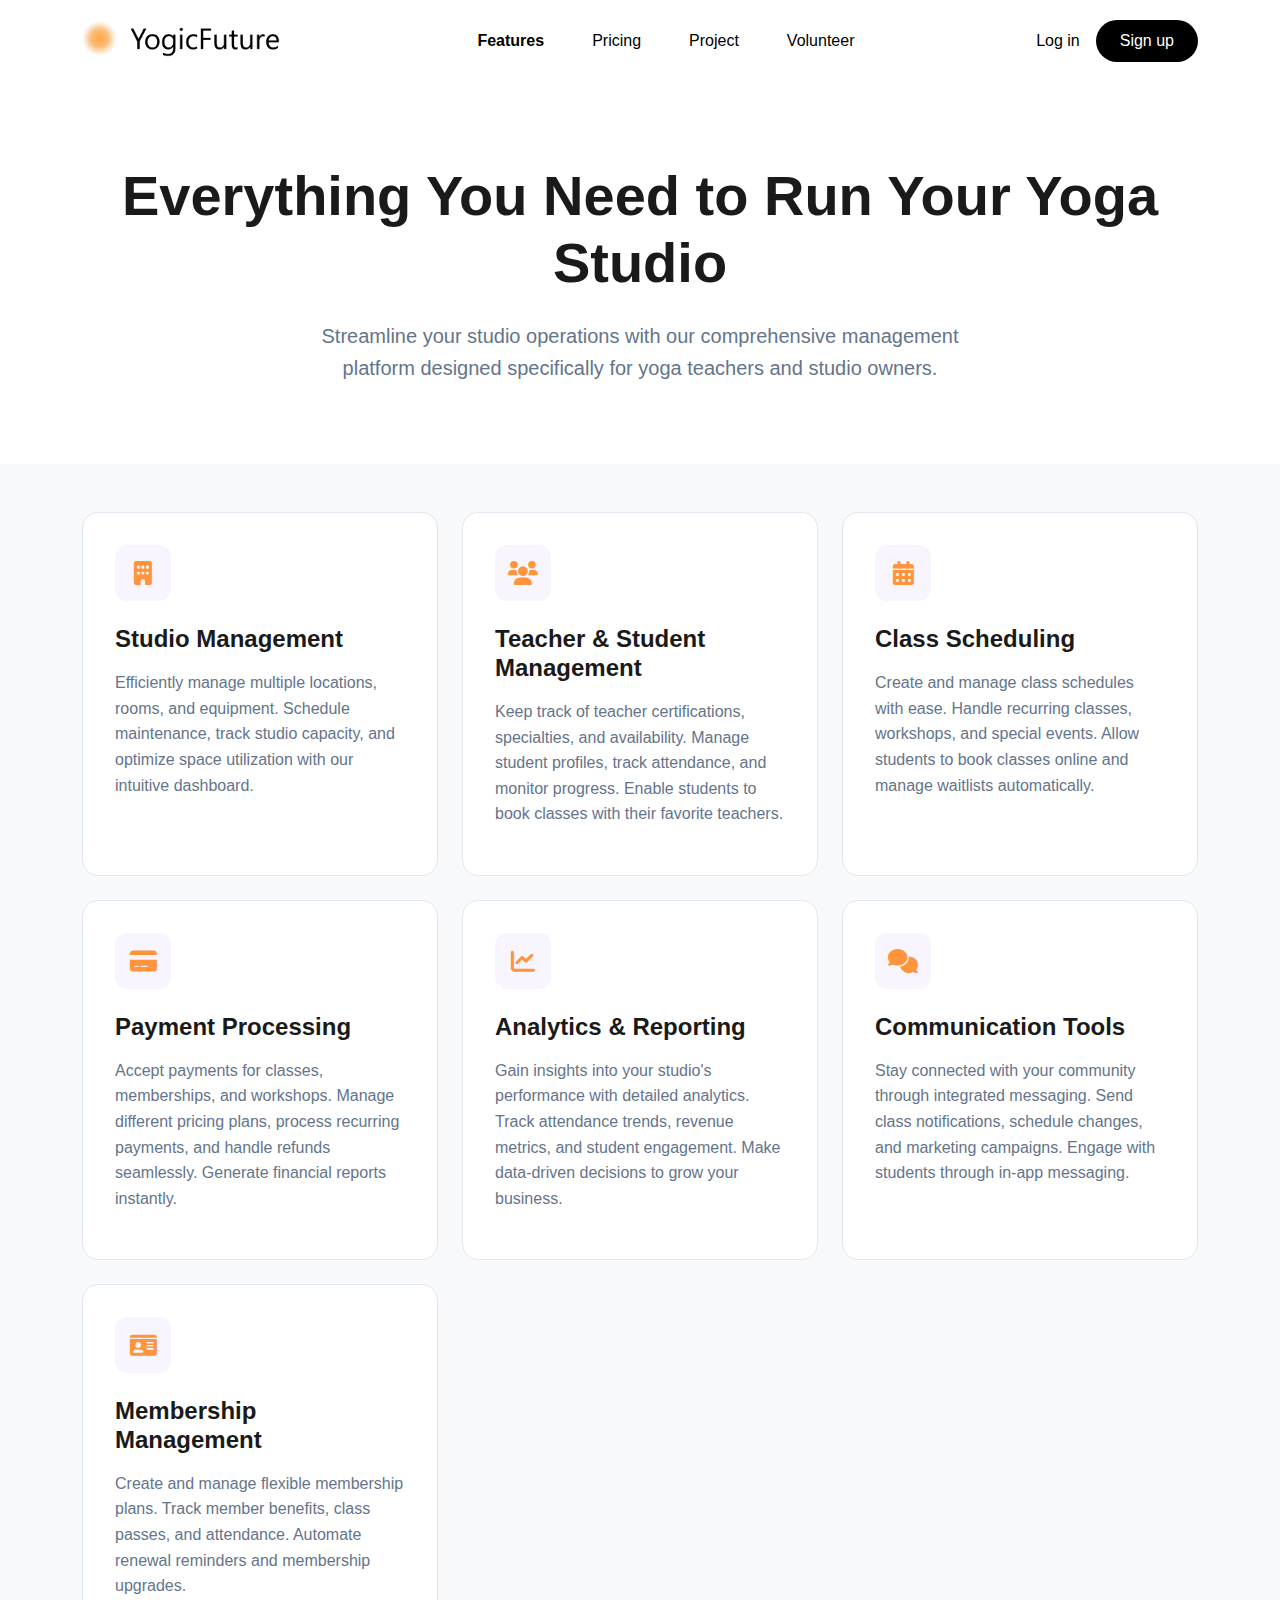
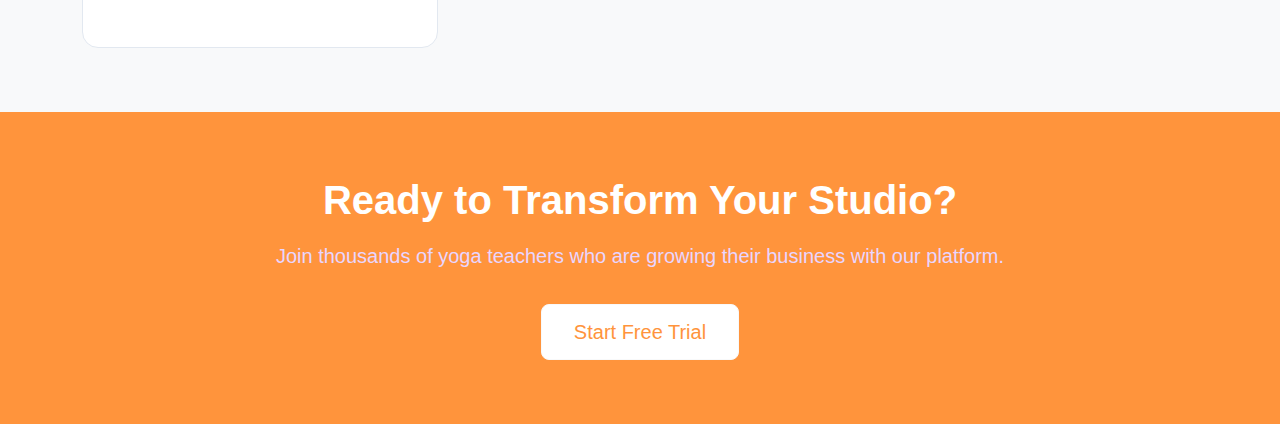
<file: features.html>
<!DOCTYPE html>
<html lang="en">
<head>
    <meta charset="UTF-8">
    <meta name="viewport" content="width=device-width, initial-scale=1.0">
    <title>Feaures - Yoga Studio Management</title>
    <link href="https://cdn.jsdelivr.net/npm/bootstrap@5.3.0/dist/css/bootstrap.min.css" rel="stylesheet">
    <link rel="stylesheet" href="https://cdnjs.cloudflare.com/ajax/libs/font-awesome/6.0.0/css/all.min.css">
    <link rel="stylesheet" href="features.css">
</head>
<body>

    <nav class="navbar navbar-expand-lg">
        <div class="container">
          <a class="navbar-brand" href="#">
            <img src="yogiclogo2.png" alt="Logo">
          </a>
          <button class="navbar-toggler" type="button" data-bs-toggle="collapse" data-bs-target="#navbarNav">
            <span class="navbar-toggler-icon"></span>
          </button>
          <div class="collapse navbar-collapse" id="navbarNav">
            <ul class="navbar-nav mx-auto">
              <li class="nav-item">
                <a class="nav-link" href="https://yogicfuture.com/features/"><b>Features</b></a>
              </li>
              <li class="nav-item">
                <a class="nav-link" href="https://yogicfuture.com/pricing/">Pricing</a>
              </li>
              <li class="nav-item">
                <a class="nav-link" href="#">Project</a>
              </li>
              <li class="nav-item">
                <a class="nav-link" href="#">Volunteer</a>
              </li>
            </ul>
            <div class="d-flex align-items-center">
              <a href="https://yoga-admin-console.righttasker.com.au/auth/login" class="login-btn">Log in</a>
              <a href="https://yoga-admin-console.righttasker.com.au/auth/login" class="signup-btn">Sign up</a>
            </div>
          </div>
        </div>
      </nav>


        <!-- Hero Section -->
        <div class="hero-section">
            <div class="container text-center">
                <h1 class="hero-title">Everything You Need to Run Your Yoga Studio</h1>
                <p class="hero-subtitle">Streamline your studio operations with our comprehensive management platform designed specifically for yoga teachers and studio owners.</p>
            </div>
        </div>
    
        <!-- Features Section -->
        <div class="container mb-5">
            <div class="row g-4">
                <!-- Studio Management -->
                <div class="col-md-6 col-lg-4">
                    <div class="feature-card">
                        <div class="feature-icon">
                            <i class="fas fa-building"></i>
                        </div>
                        <h3 class="feature-title">Studio Management</h3>
                        <p class="feature-description">Efficiently manage multiple locations, rooms, and equipment. Schedule maintenance, track studio capacity, and optimize space utilization with our intuitive dashboard.</p>
                    </div>
                </div>
    
                <!-- Teacher & Student Management -->
                <div class="col-md-6 col-lg-4">
                    <div class="feature-card">
                        <div class="feature-icon">
                            <i class="fas fa-users"></i>
                        </div>
                        <h3 class="feature-title">Teacher & Student Management</h3>
                        <p class="feature-description">Keep track of teacher certifications, specialties, and availability. Manage student profiles, track attendance, and monitor progress. Enable students to book classes with their favorite teachers.</p>
                    </div>
                </div>
    
                <!-- Class Scheduling -->
                <div class="col-md-6 col-lg-4">
                    <div class="feature-card">
                        <div class="feature-icon">
                            <i class="fas fa-calendar-alt"></i>
                        </div>
                        <h3 class="feature-title">Class Scheduling</h3>
                        <p class="feature-description">Create and manage class schedules with ease. Handle recurring classes, workshops, and special events. Allow students to book classes online and manage waitlists automatically.</p>
                    </div>
                </div>
    
                <!-- Payment Processing -->
                <div class="col-md-6 col-lg-4">
                    <div class="feature-card">
                        <div class="feature-icon">
                            <i class="fas fa-credit-card"></i>
                        </div>
                        <h3 class="feature-title">Payment Processing</h3>
                        <p class="feature-description">Accept payments for classes, memberships, and workshops. Manage different pricing plans, process recurring payments, and handle refunds seamlessly. Generate financial reports instantly.</p>
                    </div>
                </div>
    
                <!-- Analytics & Reporting -->
                <div class="col-md-6 col-lg-4">
                    <div class="feature-card">
                        <div class="feature-icon">
                            <i class="fas fa-chart-line"></i>
                        </div>
                        <h3 class="feature-title">Analytics & Reporting</h3>
                        <p class="feature-description">Gain insights into your studio's performance with detailed analytics. Track attendance trends, revenue metrics, and student engagement. Make data-driven decisions to grow your business.</p>
                    </div>
                </div>
    
                <!-- Communication Tools -->
                <div class="col-md-6 col-lg-4">
                    <div class="feature-card">
                        <div class="feature-icon">
                            <i class="fas fa-comments"></i>
                        </div>
                        <h3 class="feature-title">Communication Tools</h3>
                        <p class="feature-description">Stay connected with your community through integrated messaging. Send class notifications, schedule changes, and marketing campaigns. Engage with students through in-app messaging.</p>
                    </div>
                </div>
    
                <!-- Membership Management -->
                <div class="col-md-6 col-lg-4">
                    <div class="feature-card">
                        <div class="feature-icon">
                            <i class="fas fa-id-card"></i>
                        </div>
                        <h3 class="feature-title">Membership Management</h3>
                        <p class="feature-description">Create and manage flexible membership plans. Track member benefits, class passes, and attendance. Automate renewal reminders and membership upgrades.</p>
                    </div>
                </div>
            </div>
        </div>
    
        <!-- CTA Section -->
        <div class="cta-section">
            <div class="container text-center">
                <h2 class="cta-title">Ready to Transform Your Studio?</h2>
                <p class="cta-subtitle">Join thousands of yoga teachers who are growing their business with our platform.</p>
                <button class="btn btn-light btn-lg">Start Free Trial</button>
            </div>
        </div>
    
        <script src="https://cdn.jsdelivr.net/npm/bootstrap@5.3.0/dist/js/bootstrap.bundle.min.js"></script>
    
</body>
</html>
</file>
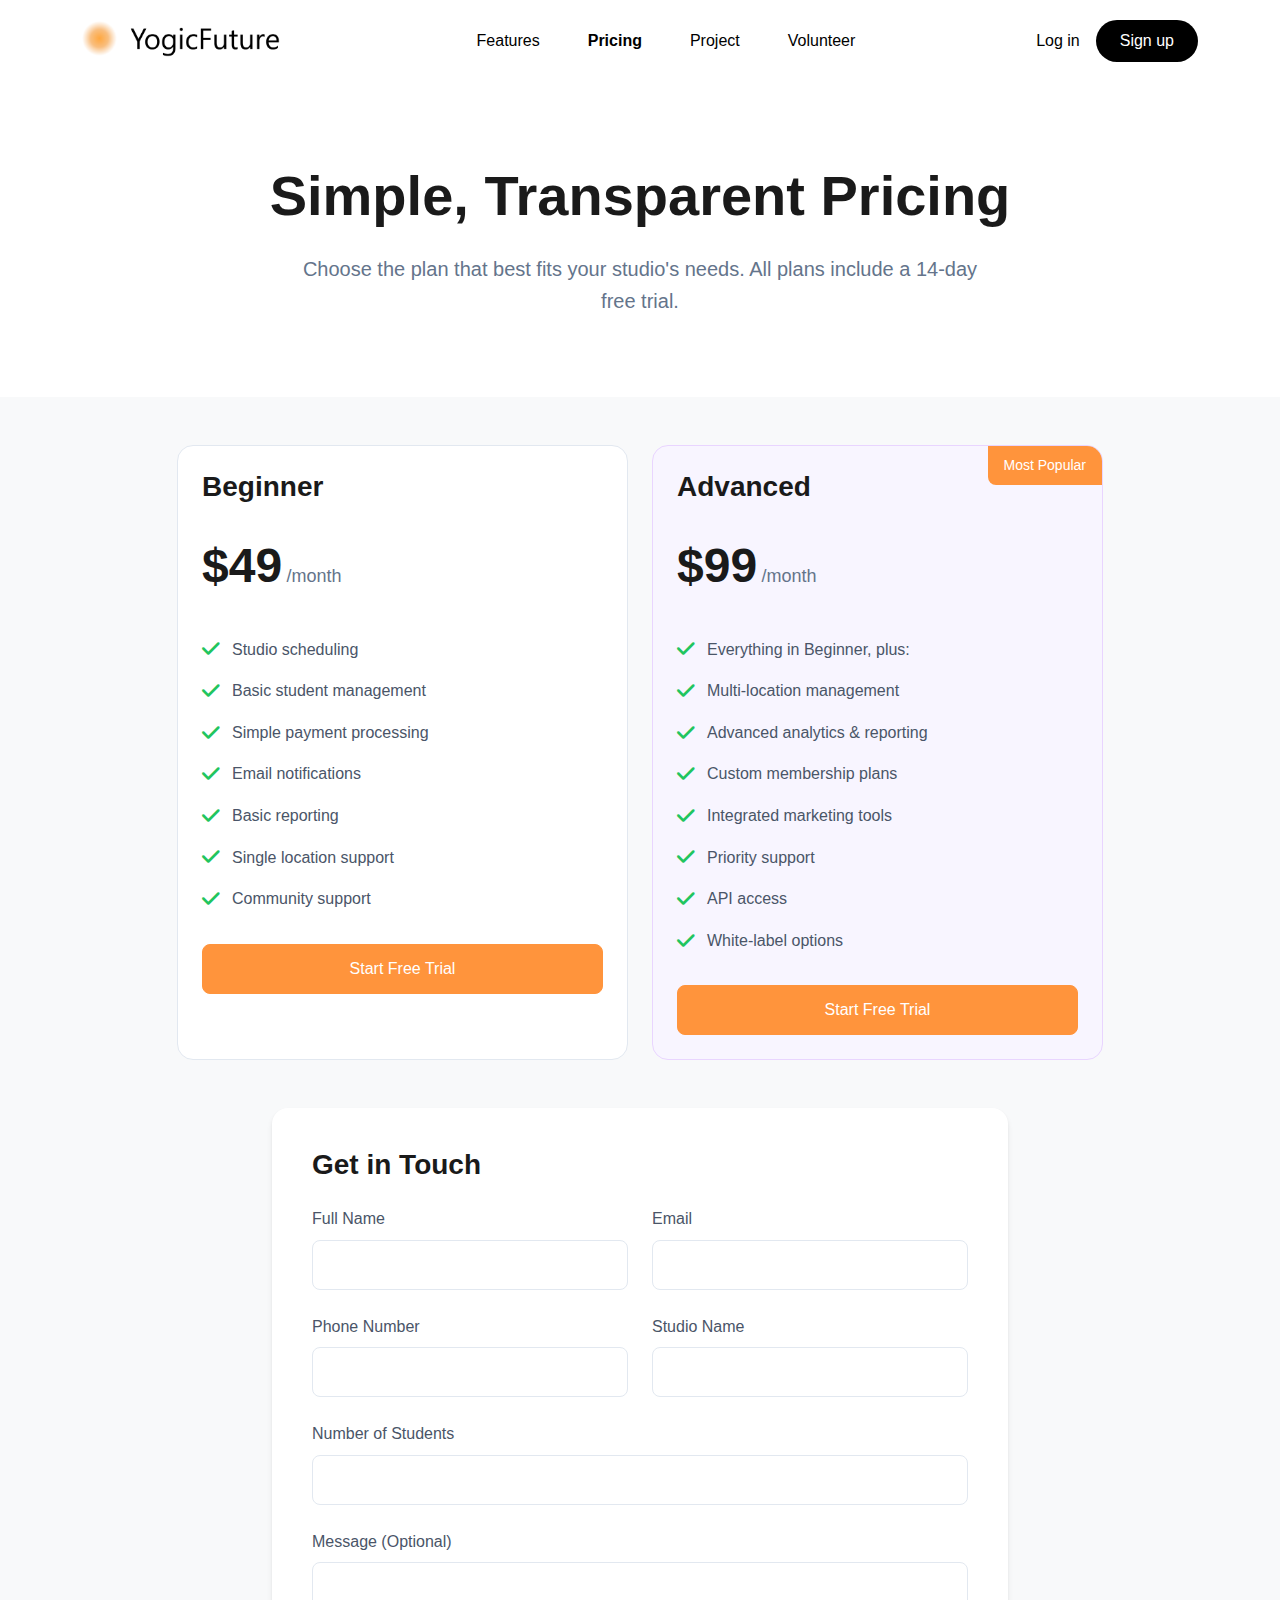
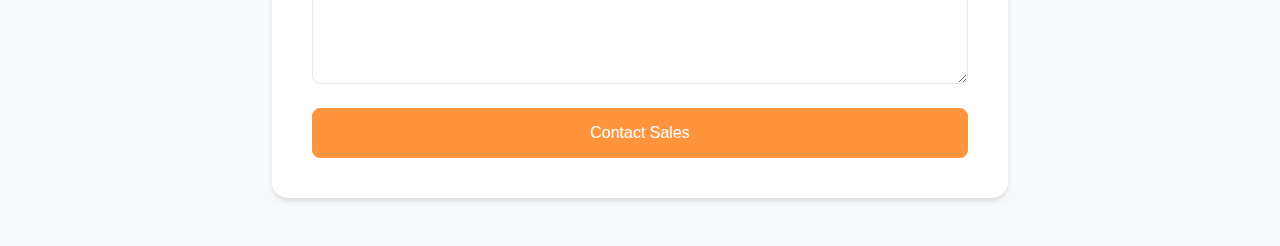
<file: pricing.html>
<!DOCTYPE html>
<html lang="en">
<head>
    <meta charset="UTF-8">
    <meta name="viewport" content="width=device-width, initial-scale=1.0">
    <title>Feaures - Yoga Studio Management</title>
    <link href="https://cdn.jsdelivr.net/npm/bootstrap@5.3.0/dist/css/bootstrap.min.css" rel="stylesheet">
    <link rel="stylesheet" href="https://cdnjs.cloudflare.com/ajax/libs/font-awesome/6.0.0/css/all.min.css">
    <link rel="stylesheet" href="pricing.css">
</head>
<body>

    <nav class="navbar navbar-expand-lg">
        <div class="container">
          <a class="navbar-brand" href="#">
            <img src="yogiclogo2.png" alt="Logo">
          </a>
          <button class="navbar-toggler" type="button" data-bs-toggle="collapse" data-bs-target="#navbarNav">
            <span class="navbar-toggler-icon"></span>
          </button>
          <div class="collapse navbar-collapse" id="navbarNav">
            <ul class="navbar-nav mx-auto">
              <li class="nav-item">
                <a class="nav-link" href="https://yogicfuture.com/features/">Features</a>
              </li>
              <li class="nav-item">
                <a class="nav-link" href="https://yogicfuture.com/pricing/"><b>Pricing</b></a>
              </li>
              <li class="nav-item">
                <a class="nav-link" href="#">Project</a>
              </li>
              <li class="nav-item">
                <a class="nav-link" href="#">Volunteer</a>
              </li>
            </ul>
            <div class="d-flex align-items-center">
              <a href="https://yoga-admin-console.righttasker.com.au/auth/login" class="login-btn">Log in</a>
              <a href="https://yoga-admin-console.righttasker.com.au/auth/login" class="signup-btn">Sign up</a>
            </div>
          </div>
        </div>
      </nav>


         <!-- Hero Section -->
    <div class="hero-section">
        <div class="container text-center">
            <h1 class="hero-title">Simple, Transparent Pricing</h1>
            <p class="hero-subtitle">Choose the plan that best fits your studio's needs. All plans include a 14-day free trial.</p>
        </div>
    </div>

    <!-- Pricing Section -->
    <div class="container mb-5">
        <div class="row g-4 justify-content-center">
            <!-- Beginner Plan -->
            <div class="col-lg-5 col-md-6">
                <div class="pricing-card p-4">
                    <h2 class="h3 mb-4 fw-bold">Beginner</h2>
                    <div class="mb-4">
                        <span class="price-amount">$49</span>
                        <span class="price-period">/month</span>
                    </div>
                    <div class="feature-list">
                        <div class="feature-item">
                            <i class="fas fa-check feature-check"></i>
                            <span>Studio scheduling</span>
                        </div>
                        <div class="feature-item">
                            <i class="fas fa-check feature-check"></i>
                            <span>Basic student management</span>
                        </div>
                        <div class="feature-item">
                            <i class="fas fa-check feature-check"></i>
                            <span>Simple payment processing</span>
                        </div>
                        <div class="feature-item">
                            <i class="fas fa-check feature-check"></i>
                            <span>Email notifications</span>
                        </div>
                        <div class="feature-item">
                            <i class="fas fa-check feature-check"></i>
                            <span>Basic reporting</span>
                        </div>
                        <div class="feature-item">
                            <i class="fas fa-check feature-check"></i>
                            <span>Single location support</span>
                        </div>
                        <div class="feature-item">
                            <i class="fas fa-check feature-check"></i>
                            <span>Community support</span>
                        </div>
                    </div>
                    <button class="btn btn-primary w-100">Start Free Trial</button>
                </div>
            </div>

            <!-- Advanced Plan -->
            <div class="col-lg-5 col-md-6">
                <div class="pricing-card popular p-4">
                    <div class="popular-badge">Most Popular</div>
                    <h2 class="h3 mb-4 fw-bold">Advanced</h2>
                    <div class="mb-4">
                        <span class="price-amount">$99</span>
                        <span class="price-period">/month</span>
                    </div>
                    <div class="feature-list">
                        <div class="feature-item">
                            <i class="fas fa-check feature-check"></i>
                            <span>Everything in Beginner, plus:</span>
                        </div>
                        <div class="feature-item">
                            <i class="fas fa-check feature-check"></i>
                            <span>Multi-location management</span>
                        </div>
                        <div class="feature-item">
                            <i class="fas fa-check feature-check"></i>
                            <span>Advanced analytics & reporting</span>
                        </div>
                        <div class="feature-item">
                            <i class="fas fa-check feature-check"></i>
                            <span>Custom membership plans</span>
                        </div>
                        <div class="feature-item">
                            <i class="fas fa-check feature-check"></i>
                            <span>Integrated marketing tools</span>
                        </div>
                        <div class="feature-item">
                            <i class="fas fa-check feature-check"></i>
                            <span>Priority support</span>
                        </div>
                        <div class="feature-item">
                            <i class="fas fa-check feature-check"></i>
                            <span>API access</span>
                        </div>
                        <div class="feature-item">
                            <i class="fas fa-check feature-check"></i>
                            <span>White-label options</span>
                        </div>
                    </div>
                    <button class="btn btn-primary w-100">Start Free Trial</button>
                </div>
            </div>
        </div>

        <!-- Contact Form -->
        <div class="row justify-content-center mt-5">
            <div class="col-lg-8">
                <div class="contact-form">
                    <h2 class="h3 fw-bold mb-4">Get in Touch</h2>
                    <form>
                        <div class="row g-4">
                            <div class="col-md-6">
                                <label class="form-label">Full Name</label>
                                <input type="text" class="form-control" required>
                            </div>
                            <div class="col-md-6">
                                <label class="form-label">Email</label>
                                <input type="email" class="form-control" required>
                            </div>
                            <div class="col-md-6">
                                <label class="form-label">Phone Number</label>
                                <input type="tel" class="form-control">
                            </div>
                            <div class="col-md-6">
                                <label class="form-label">Studio Name</label>
                                <input type="text" class="form-control" required>
                            </div>
                            <div class="col-12">
                                <label class="form-label">Number of Students</label>
                                <input type="number" class="form-control">
                            </div>
                            <div class="col-12">
                                <label class="form-label">Message (Optional)</label>
                                <textarea class="form-control" rows="4"></textarea>
                            </div>
                            <div class="col-12">
                                <button type="submit" class="btn btn-primary w-100">Contact Sales</button>
                            </div>
                        </div>
                    </form>
                </div>
            </div>
        </div>
    </div>

    <script src="https://cdn.jsdelivr.net/npm/bootstrap@5.3.0/dist/js/bootstrap.bundle.min.js"></script>
    
</body>
</html>
</file>
<file: features.css>
:root {
    --primary-color: rgb(255, 148, 60);
    --primary-light: #f8f5ff;
    --primary-dark: rgb(231, 125, 39);
}

body {
    color: #1a1a1a;
    font-family: 'Arial', sans-serif;
    line-height: 1.6;
    background-color: #f8f9fa;
}

.nav {
    display: flex;
    align-items: center;
    gap: 2rem;
    justify-content: space-around;
}

.logo {
    width: 150px;
    height: 50px;
    background: #ffffff;
}

.menu {
    display: flex;
    gap: 1rem;
    list-style: none;
}

.menu a {
    text-decoration: none;
    color: #384741;
    font-weight: 700;
    margin-right: 15px;
}

  /* Navigation Styling */
  .navbar {
    padding: 1rem 2rem;
    background-color: white;
  }

  .navbar-brand img {
    height: 40px;
  }

  .nav-link {
    color: #000;
    margin: 0 1rem;
  }

  .login-btn {
    color: #000;
    text-decoration: none;
    margin-right: 1rem;
  }

  .signup-btn {
    background-color: #000;
    color: white;
    padding: 0.5rem 1.5rem;
    border-radius: 25px;
    text-decoration: none;
  }

  .signup-btn:hover {
    color: white;
    opacity: 0.9;
  }

.hero-section {
    background-color: white;
    padding: 5rem 0;
    margin-bottom: 3rem;
}

.hero-title {
    font-size: 3.5rem;
    font-weight: 700;
    color: #1a1a1a;
    margin-bottom: 1.5rem;
}

.hero-subtitle {
    font-size: 1.25rem;
    color: #64748b;
    max-width: 700px;
    margin: 0 auto;
}

.feature-card {
    background: white;
    border: 1px solid #e2e8f0;
    border-radius: 1rem;
    transition: all 0.3s ease;
    height: 100%;
    padding: 2rem;
}

.feature-card:hover {
    transform: translateY(-5px);
    box-shadow: 0 20px 25px -5px rgba(0, 0, 0, 0.1), 0 10px 10px -5px rgba(0, 0, 0, 0.04);
}

.feature-icon {
    width: 3.5rem;
    height: 3.5rem;
    background-color: var(--primary-light);
    color: var(--primary-color);
    border-radius: 0.75rem;
    display: flex;
    align-items: center;
    justify-content: center;
    margin-bottom: 1.5rem;
    font-size: 1.5rem;
}

.feature-title {
    font-size: 1.5rem;
    font-weight: 600;
    color: #1a1a1a;
    margin-bottom: 1rem;
}

.feature-description {
    color: #64748b;
    line-height: 1.6;
}

.cta-section {
    background-color: var(--primary-color);
    padding: 4rem 0;
    margin-top: 4rem;
}

.cta-title {
    color: white;
    font-size: 2.5rem;
    font-weight: 700;
    margin-bottom: 1rem;
}

.cta-subtitle {
    color: #e9d5ff;
    font-size: 1.25rem;
    margin-bottom: 2rem;
}

.btn-light {
    background-color: white;
    color: var(--primary-color);
    padding: 0.75rem 2rem;
    font-weight: 500;
    border-radius: 0.5rem;
    transition: all 0.3s ease;
}

.btn-light:hover {
    background-color: #f8f9fa;
    transform: translateY(-2px);
}
</file>
<file: pricing.css>
:root {
    --primary-color: rgb(255, 148, 60);
    --primary-light: #f8f5ff;
    --primary-dark: rgb(243, 127, 32);
}

body {
    color: #1a1a1a;
    font-family: 'Arial', sans-serif;
    line-height: 1.6;
    background-color: #f8f9fa;
}

.nav {
    display: flex;
    align-items: center;
    gap: 2rem;
    justify-content: space-around;
}

.logo {
    width: 150px;
    height: 50px;
    background: #ffffff;
}

.menu {
    display: flex;
    gap: 1rem;
    list-style: none;
}

.menu a {
    text-decoration: none;
    color: #384741;
    font-weight: 700;
    margin-right: 15px;
}

  /* Navigation Styling */
  .navbar {
    padding: 1rem 2rem;
    background-color: white;
  }

  .navbar-brand img {
    height: 40px;
  }

  .nav-link {
    color: #000;
    margin: 0 1rem;
  }

  .login-btn {
    color: #000;
    text-decoration: none;
    margin-right: 1rem;
  }

  .signup-btn {
    background-color: #000;
    color: white;
    padding: 0.5rem 1.5rem;
    border-radius: 25px;
    text-decoration: none;
  }

  .signup-btn:hover {
    color: white;
    opacity: 0.9;
  }


.hero-section {
    background-color: white;
    padding: 5rem 0;
    margin-bottom: 3rem;
}

.hero-title {
    font-size: 3.5rem;
    font-weight: 700;
    color: #1a1a1a;
    margin-bottom: 1.5rem;
}

.hero-subtitle {
    font-size: 1.25rem;
    color: #64748b;
    max-width: 700px;
    margin: 0 auto;
}

.pricing-card {
    border: 1px solid #e2e8f0;
    border-radius: 1rem;
    transition: all 0.3s ease;
    height: 100%;
    position: relative;
    background: white;
    overflow: hidden;
}

.pricing-card:hover {
    transform: translateY(-5px);
    box-shadow: 0 20px 25px -5px rgba(0, 0, 0, 0.1), 0 10px 10px -5px rgba(0, 0, 0, 0.04);
}

.pricing-card.popular {
    background-color: var(--primary-light);
    border-color: #e9d5ff;
}

.popular-badge {
    position: absolute;
    top: 0;
    right: 0;
    background: var(--primary-color);
    color: white;
    padding: 0.5rem 1rem;
    border-bottom-left-radius: 0.5rem;
    font-weight: 500;
    font-size: 0.875rem;
}

.price-amount {
    font-size: 3rem;
    font-weight: 700;
    color: #1a1a1a;
}

.price-period {
    font-size: 1.125rem;
    color: #64748b;
}

.feature-list {
    margin: 2rem 0;
}

.feature-item {
    display: flex;
    align-items: center;
    gap: 0.75rem;
    margin-bottom: 1rem;
    color: #4a5568;
}

.feature-check {
    color: #22c55e;
    font-size: 1.25rem;
}

.btn-primary {
    background-color: var(--primary-color);
    border-color: var(--primary-color);
    padding: 0.75rem 1.5rem;
    font-weight: 500;
    border-radius: 0.5rem;
    transition: all 0.3s ease;
}

.btn-primary:hover {
    background-color: var(--primary-dark);
    border-color: var(--primary-dark);
    transform: translateY(-2px);
}

.contact-form {
    background: white;
    border-radius: 1rem;
    padding: 2.5rem;
    box-shadow: 0 4px 6px -1px rgba(0, 0, 0, 0.1), 0 2px 4px -1px rgba(0, 0, 0, 0.06);
}

.form-control {
    padding: 0.75rem 1rem;
    border-radius: 0.5rem;
    border: 1px solid #e2e8f0;
}

.form-control:focus {
    border-color: var(--primary-color);
    box-shadow: 0 0 0 3px rgba(107, 70, 193, 0.2);
}

.form-label {
    font-weight: 500;
    color: #4a5568;
    margin-bottom: 0.5rem;
}
</file>
